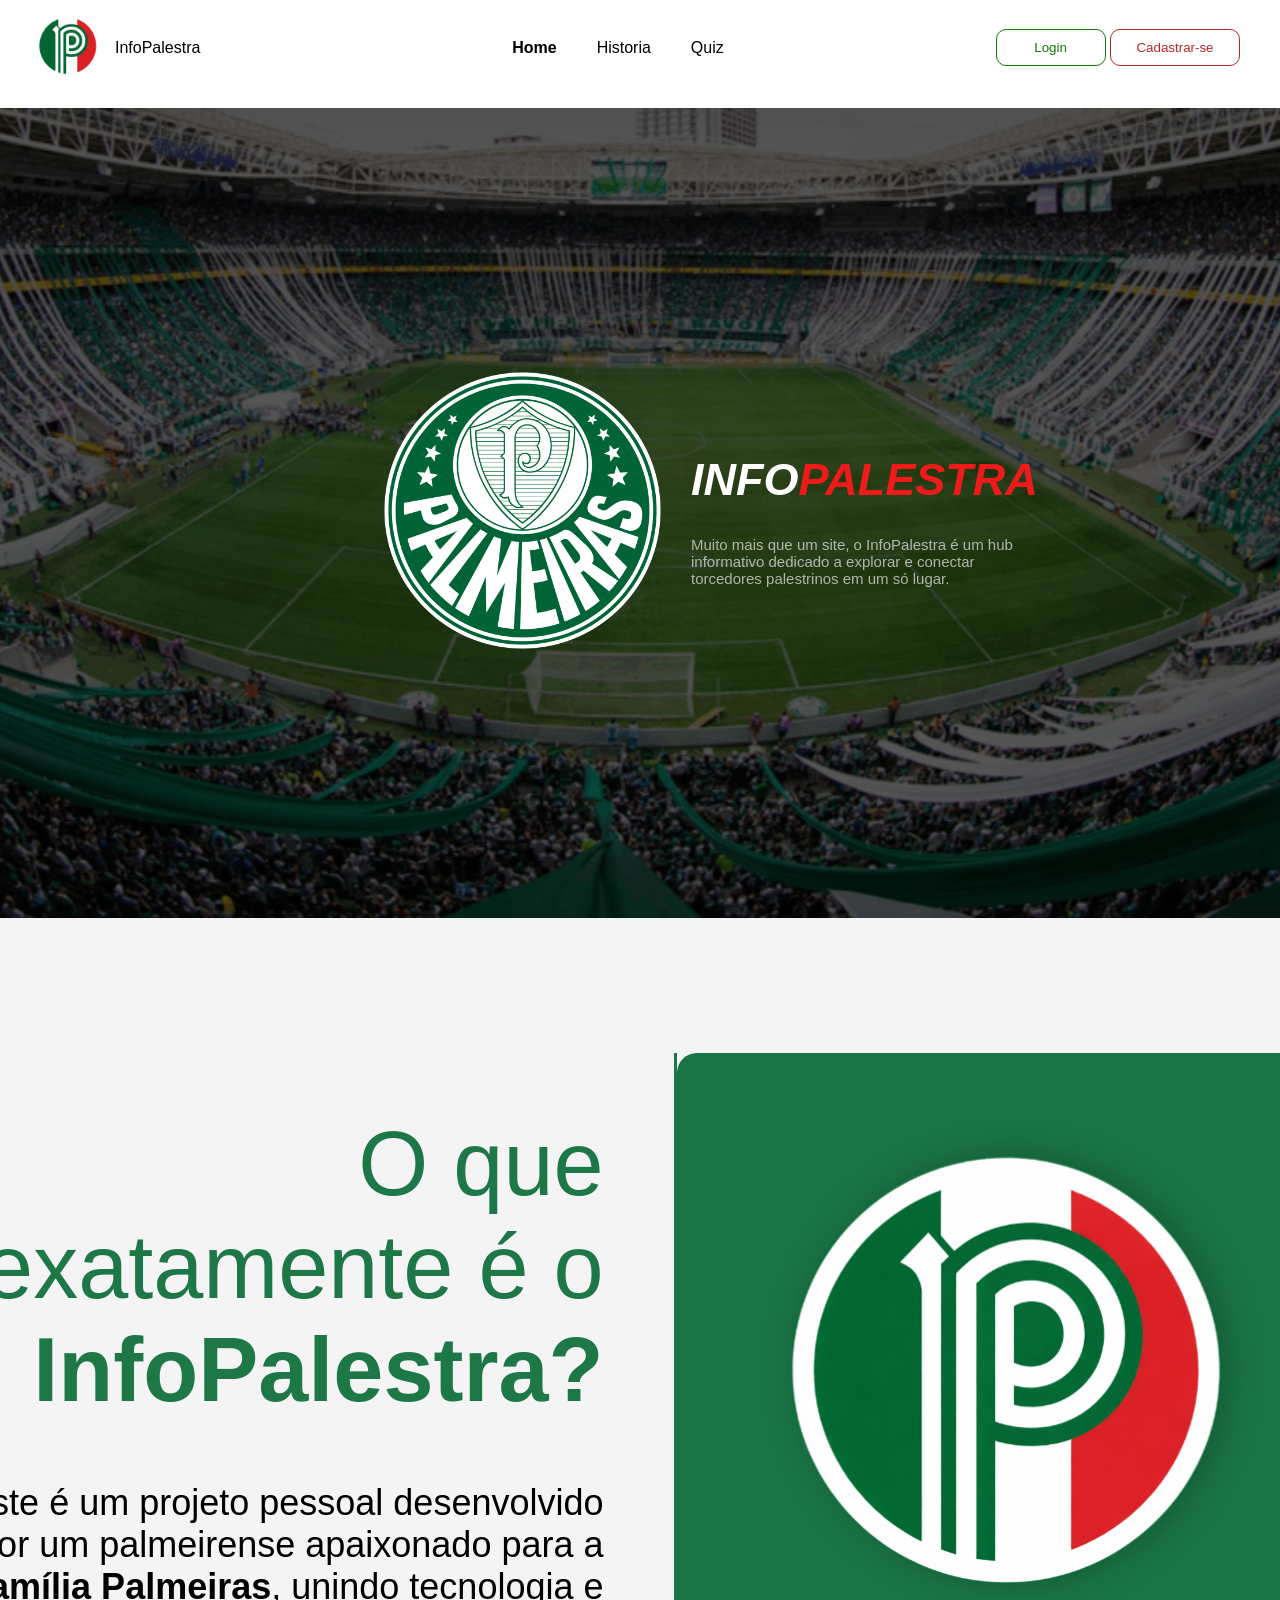
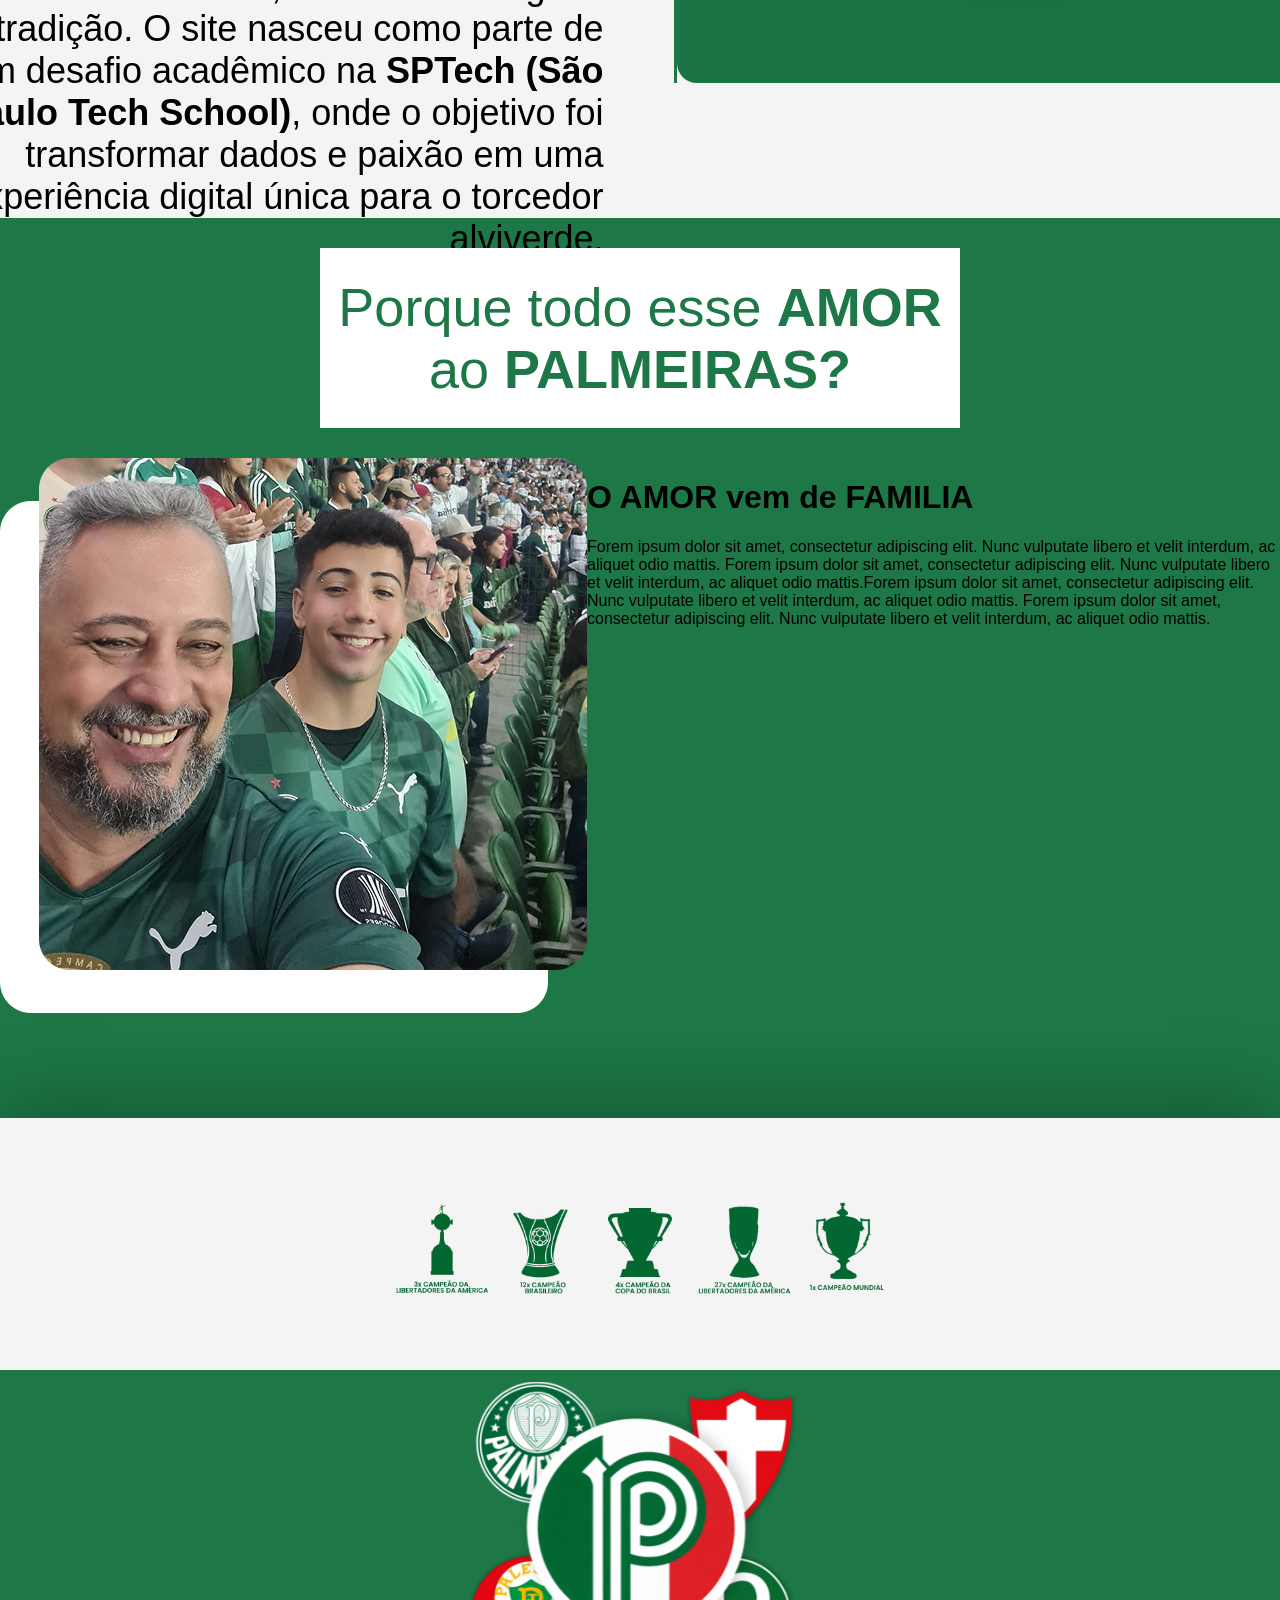
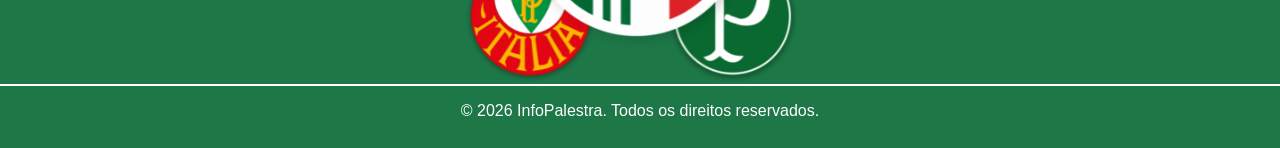
<file: index.html>
<!DOCTYPE html>
<html lang="en">

<head>
    <meta charset="UTF-8">
    <meta name="viewport" content="width=device-width, initial-scale=1.0">
    <title>InfoPalestra | Tela Inicial</title>
    <link rel="stylesheet" href="style.css">
    <link href="https://fonts.googleapis.com/css2?family=Poppins:wght@300;400;500;600;700&display=swap">
</head>

<body>
    <header class="header">
        <div class="container_logo">
            <img src="img/image5.svg"><span>InfoPalestra</span>
        </div>
        <nav>
            <ul class="nav_bar">
                <li id="home"><a href="#">Home</a></li>
                <li id="historia"><a href="#">Historia</a></li>
                <li id="quiz"><a href="#">Quiz</a></li>
            </ul>
        </nav>
        <div class="cadastro_e_login">
            <button class="botao_login">Login</button>
            <button class="botao_cadastro">Cadastrar-se</button>
        </div>
    </header>
    <main>
        <div class="banner">
            <div class="container_banner">
                <div class="logo_banner"> <img src="img/logo_palmeiras.svg"></div>
                <div class="conteudo_banner">
                    <h1>INFO<span>PALESTRA</span></h1>
                    <p>Muito mais que um site, o InfoPalestra é um hub informativo dedicado a explorar e conectar
                        torcedores palestrinos em um só lugar.</p>
                </div>
            </div>
        </div>
        <div class="oque_info">
            <div class="conteudo_oqinfo">
                <div class="conteudo_oque">
                    <h1 class="titulo_oque">O que exatamente é o <span class="bold_text">InfoPalestra?</span></h1>
                    <p class="conteudo_oque_p">Este é um projeto pessoal desenvolvido por um palmeirense apaixonado para
                        a <span class="bold_p">Família Palmeiras</span>, unindo tecnologia e tradição. O site nasceu como parte de um desafio
                        acadêmico na <span class="bold_p">SPTech (São Paulo Tech School)</span>, onde o objetivo foi transformar dados e paixão em
                        uma experiência digital única para o torcedor alviverde.</p>
                </div>
                <div class="imagem">
                    <img class="img_palmeiras" src="img/img_oque.svg">
                </div>
            </div>
        </div>

        <div class="o_porque_do_amor">
            <div class="titulo_porque">
                <h1>Porque todo esse <span class="bold_text">AMOR</span> ao <span class="bold_text">PALMEIRAS?</span>
                </h1>
            </div>
            <div class="conteudo_oporque">
                <div>
                    <img src="./img/image 6.png" alt="">
                </div>
                <div>
                    <h1>O AMOR vem de FAMILIA</h1>
                    <p>Forem ipsum dolor sit amet, consectetur adipiscing elit. Nunc vulputate libero et velit interdum,
                        ac aliquet odio mattis.
                        Forem ipsum dolor sit amet, consectetur adipiscing elit. Nunc vulputate libero et velit
                        interdum, ac aliquet odio mattis.Forem ipsum dolor sit amet, consectetur adipiscing elit. Nunc
                        vulputate libero et velit interdum, ac aliquet odio mattis.
                        Forem ipsum dolor sit amet, consectetur adipiscing elit. Nunc vulputate libero et velit
                        interdum, ac aliquet odio mattis.</p>
                </div>
            </div>
        </div>

    </main>
    <footer>
        <div class="titulos_footer">
            <img src="./img/footer_titulos.png" alt="InfoPalestra">
        </div>
        <div class="footer_footer">
            <img class="logo_footer" src="./img/logo_footer.svg" alt="InfoPalestra">

            <div class="hr"></div>

            <p> &copy; 2026 InfoPalestra. Todos os direitos reservados.</p>
        </div>
    </footer>
</body>

</html>
</file>
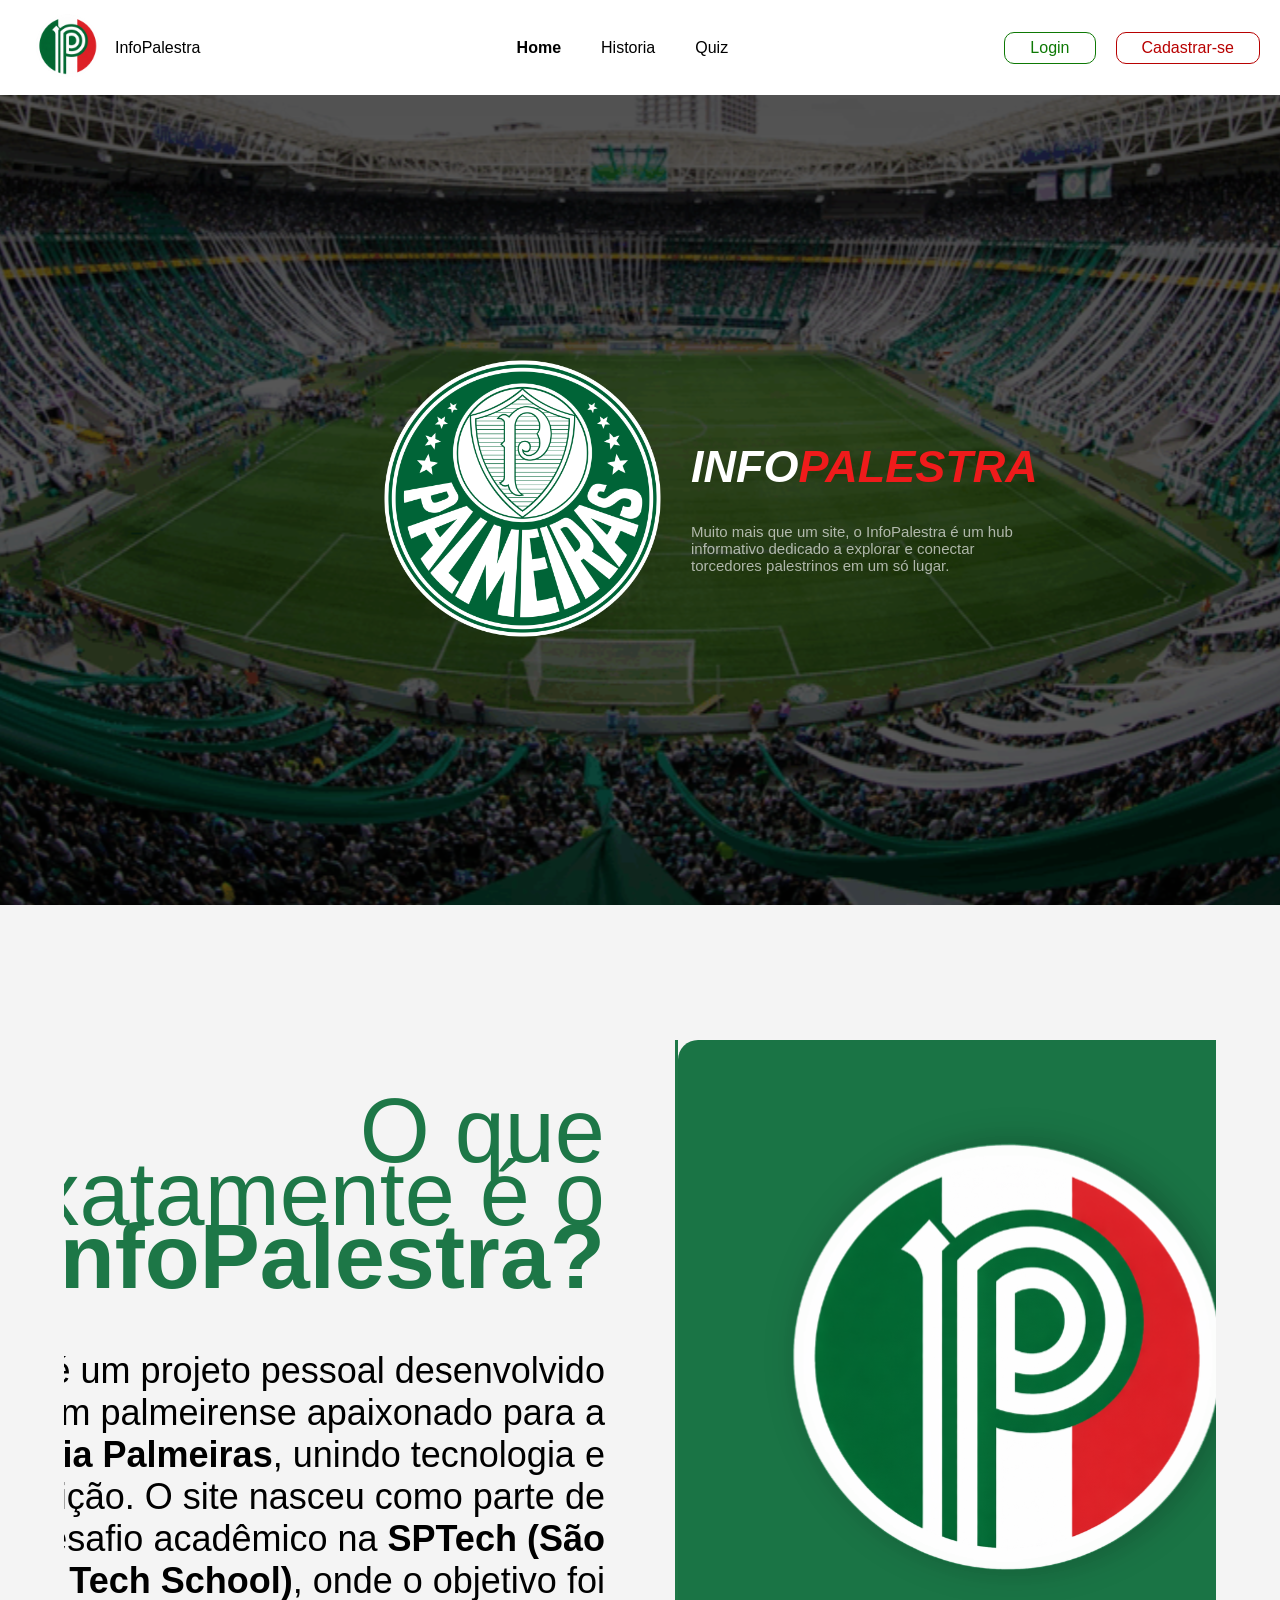
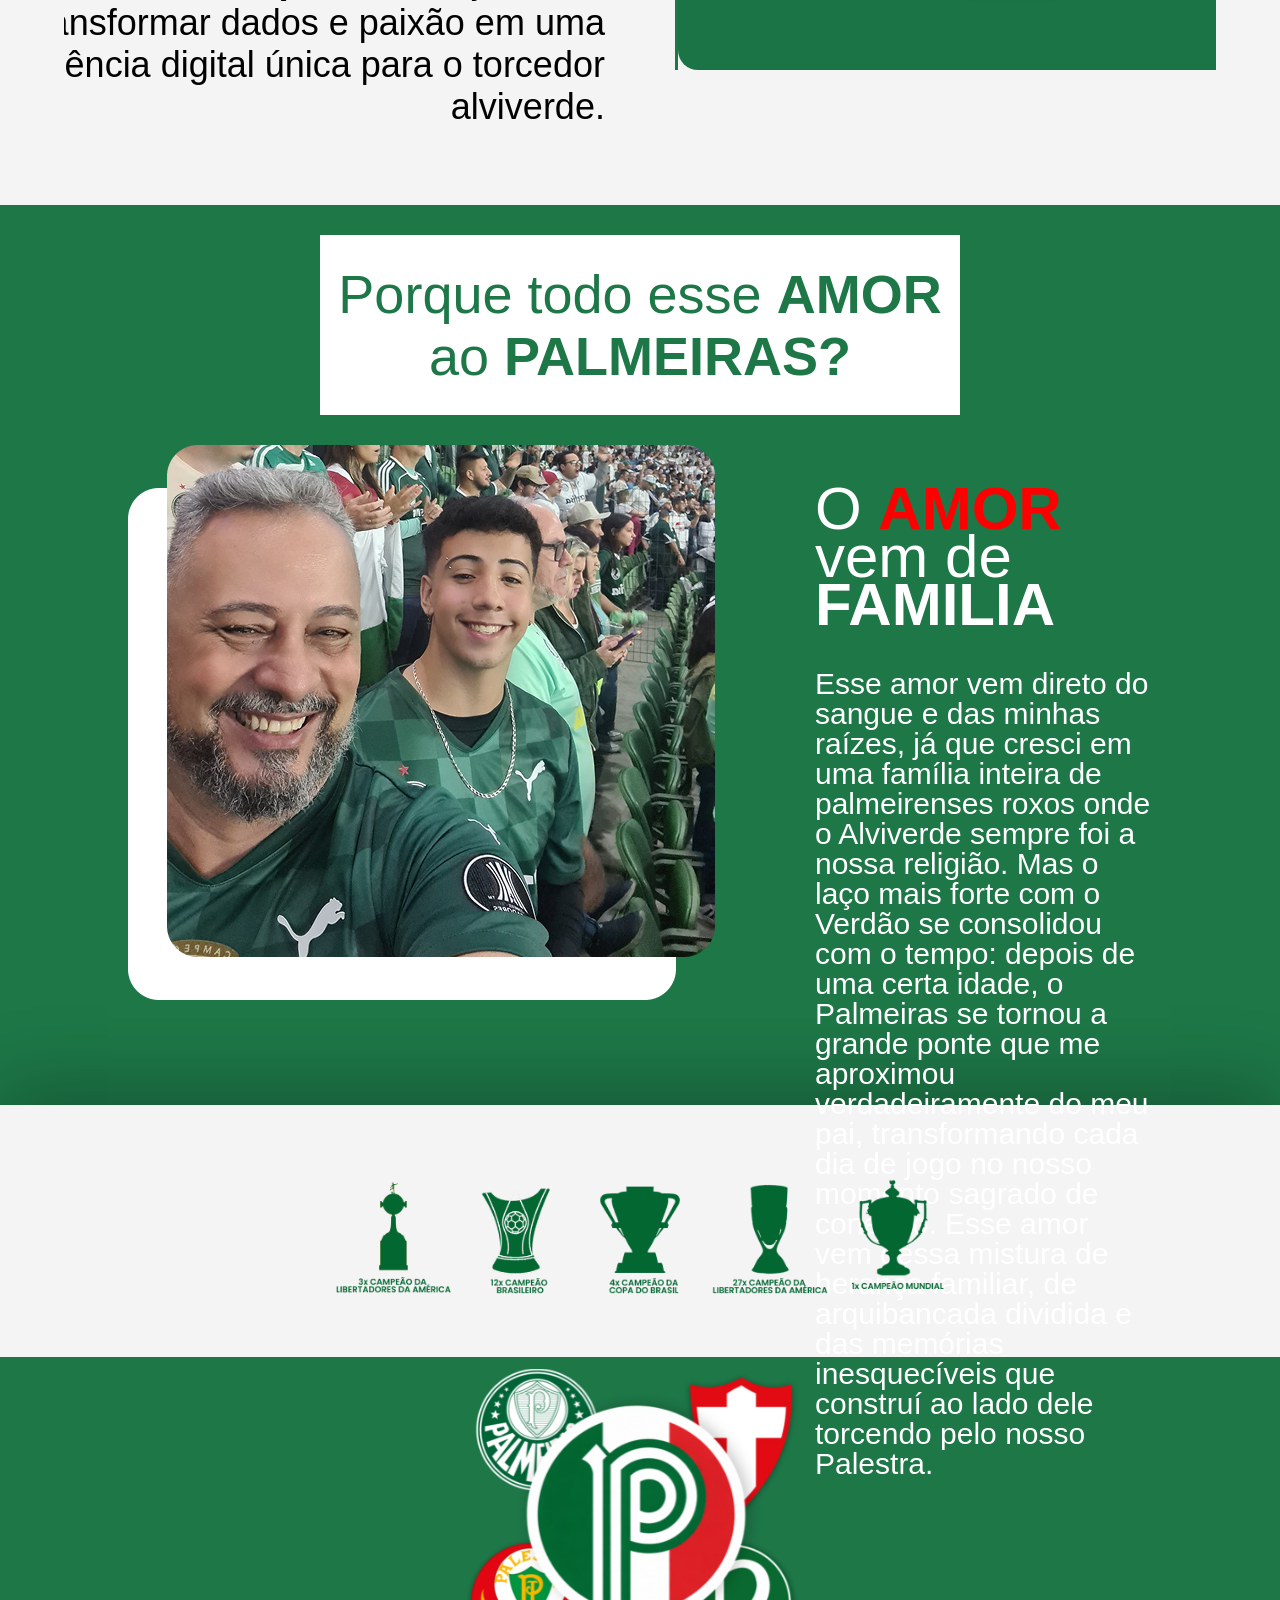
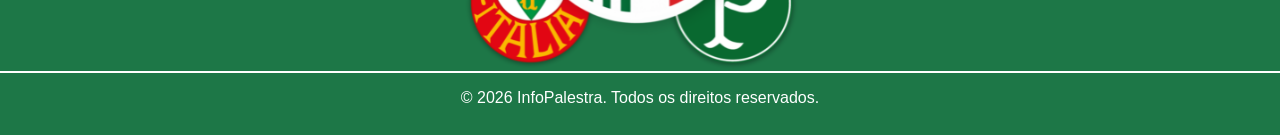
<file: public/index.html>
<!DOCTYPE html>
<html lang="en">

<head>
    <meta charset="UTF-8">
    <meta name="viewport" content="width=device-width, initial-scale=1.0">
    <title>Tela inicial | InfoPalestra</title>
    <link rel="stylesheet" href=".\css\style.css">
    <link href="https://fonts.googleapis.com/css2?family=Poppins:wght@300;400;500;600;700&display=swap">

    <link rel="icon" href="assets/imgs/fav_icon.png">
    <script src="./js/sessao.js"></script>
    <script src="./js/user.js"></script>
</head>

<body onload="header_validacao()">
    <!-- HEADER -->
    <header class="header">
        <div class="header_container">

            <div class="container_logo">
                <img src="./assets/imgs/image5.svg"><span>InfoPalestra</span>
            </div>

            <nav>
                <ul class="nav_bar">
                    <li id="home"><a href="./index.html" class="pag_atual">Home</a></li>
                    <li id="historia"><a href="./historia.html">Historia</a></li>
                    <li id="quiz"><a onclick="quiz_validacao()">Quiz</a></li>
                </ul>
            </nav>

            <div class="cadastro_e_login" id="login_id">
                <a class="botao_login" href="login.html">Login</a>
                <a class="botao_cadastro" href="cadastro.html">Cadastrar-se</a>
            </div>

            <a onclick="acessarPerfil()" class="usuario" id="user_id">

                <img src="assets/imgs/user.svg" alt="">
                <span class="bold_text" id="b_usuario">Usuario</span>

            </a>

        </div>
    </header>

    <main>
        <!-- BANNER -->
        <div class="banner">
            <div class="container_banner">
                <div class="logo_banner"> <img src="assets/imgs/logo_palmeiras.svg"></div>
                <div class="conteudo_banner">
                    <h1>INFO<span>PALESTRA</span></h1>
                    <p>Muito mais que um site, o InfoPalestra é um hub informativo dedicado a explorar e conectar
                        torcedores palestrinos em um só lugar.</p>
                </div>
            </div>
        </div>
        <!-- SESSAO INFO -->
        <div class="oque_info">
            <div class="conteudo_oqinfo">
                <div class="conteudo_oque">
                    <h1 class="titulo_oque">O que exatamente é o <span class="bold_text">InfoPalestra?</span></h1>
                    <p class="conteudo_oque_p">Este é um projeto pessoal desenvolvido por um palmeirense apaixonado para
                        a <span class="bold_p">Família Palmeiras</span>, unindo tecnologia e tradição. O site nasceu
                        como parte de um desafio
                        acadêmico na <span class="bold_p">SPTech (São Paulo Tech School)</span>, onde o objetivo foi
                        transformar dados e paixão em
                        uma experiência digital única para o torcedor alviverde.</p>
                </div>
                <div class="imagem">
                    <img class="img_palmeiras" src="assets/imgs/img_oque.svg">
                </div>
            </div>
        </div>

        <!-- SESSAO PORQUE -->
        <div class="o_porque_do_amor">

            <div class="titulo_porque">
                <h1>Porque todo esse <span class="bold_text">AMOR</span> ao <span class="bold_text">PALMEIRAS?</span>
                </h1>
            </div>
            <div class="conteudo_oporque">
                <div>
                    <img src="assets/imgs/image 6.png" alt="">
                </div>
                <div class="container_conteudo_porque">
                    <h1>O <span class="bold_text2">AMOR</span> vem de <span class="bold_text">FAMILIA</span></h1>
                    <p>Esse amor vem direto do sangue e das minhas raízes,
                        já que cresci em uma família inteira de palmeirenses roxos onde o Alviverde sempre foi a nossa
                        religião.
                        Mas o laço mais forte com o Verdão se consolidou com o tempo: depois de uma certa idade, o
                        Palmeiras se tornou a grande ponte que me aproximou verdadeiramente do meu pai, transformando
                        cada dia de jogo no nosso momento sagrado de conexão. Esse amor vem dessa mistura de herança
                        familiar, de arquibancada dividida e das memórias inesquecíveis que construí ao lado dele
                        torcendo pelo nosso Palestra.</p>
                </div>


            </div>
    </main>
    <!-- FOOTER -->
    <footer>
        <div class="titulos_footer">
            <img src="assets/imgs/footer_titulos.png" alt="InfoPalestra">
        </div>
        <div class="footer_footer">
            <img class="logo_footer" src="assets/imgs/logo_footer.svg" alt="InfoPalestra">

            <div class="hr"></div>

            <p> &copy; 2026 InfoPalestra. Todos os direitos reservados.</p>
        </div>
    </footer>
</body>

</html>
</file>
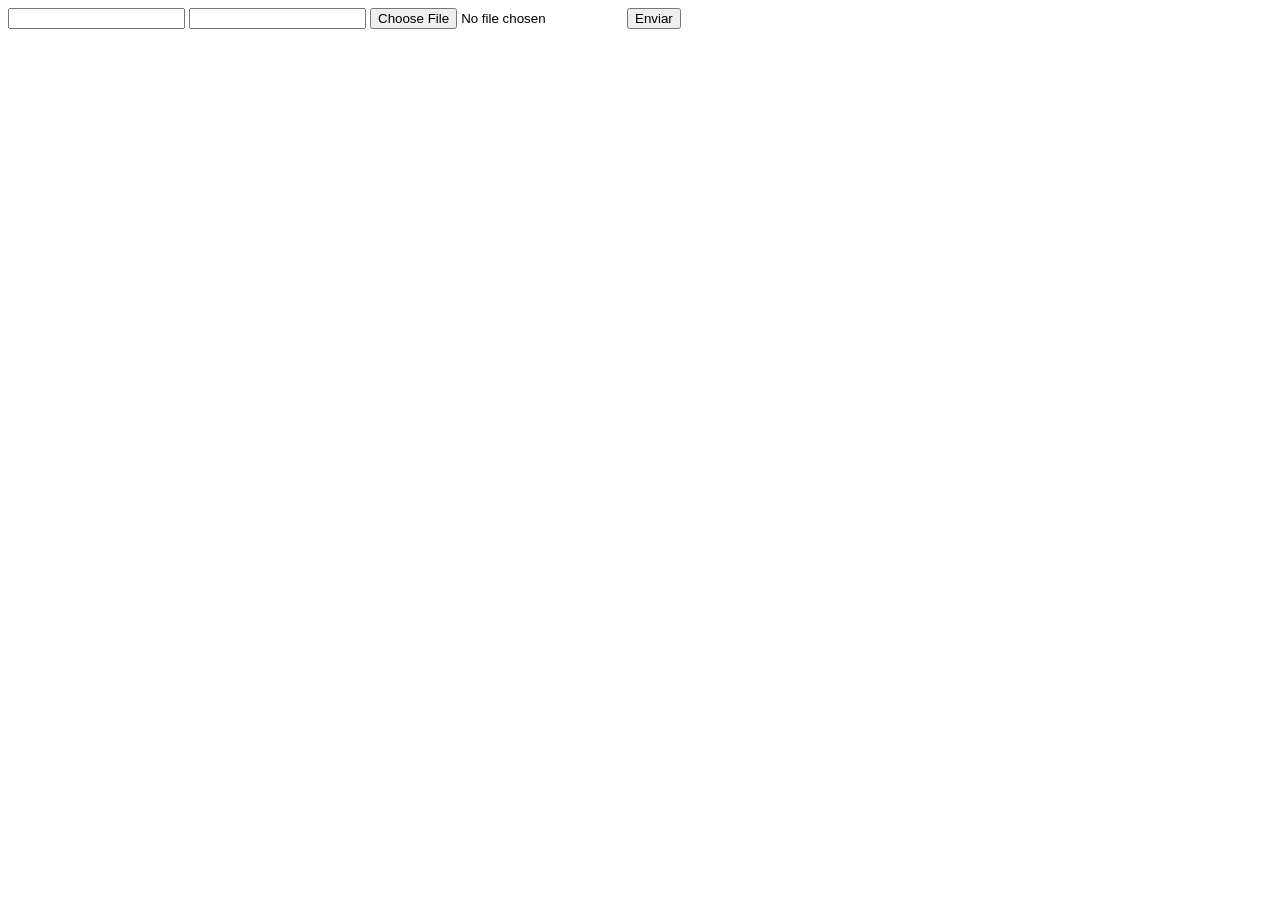
<file: DOCUMENTOS_DE_APOIO/exemplo_de_upload_de_arquivo/public/index.html>
<!DOCTYPE html>
<html lang="en">

<head>
  <meta charset="UTF-8">
  <meta http-equiv="X-UA-Compatible" content="IE=edge">
  <meta name="viewport" content="width=device-width, initial-scale=1.0">
  <title>Upload</title>
</head>

<body>

  <div>
    <input name="nome" id="nome" type="text" />
    <input name="email" id="email" type="url" />
    <input name="foto" id="foto" type="file" />
    <button onclick="enviar()">Enviar</button>
  </div>

  <div id="container"></div>
</body>

</html>

<script>
  function enviar() {
    const formData = new FormData();
    formData.append('foto', foto.files[0])
    formData.append('nome', nome.value)
    formData.append('email', email.value)

    fetch("/usuarios/cadastro", {
      method: "POST",
      body: formData
    })
      .then(res => {
        window.location = "./perfil.html"
      })
      .catch(err => {
        console.log(err);
      })
  }
</script>
</file>
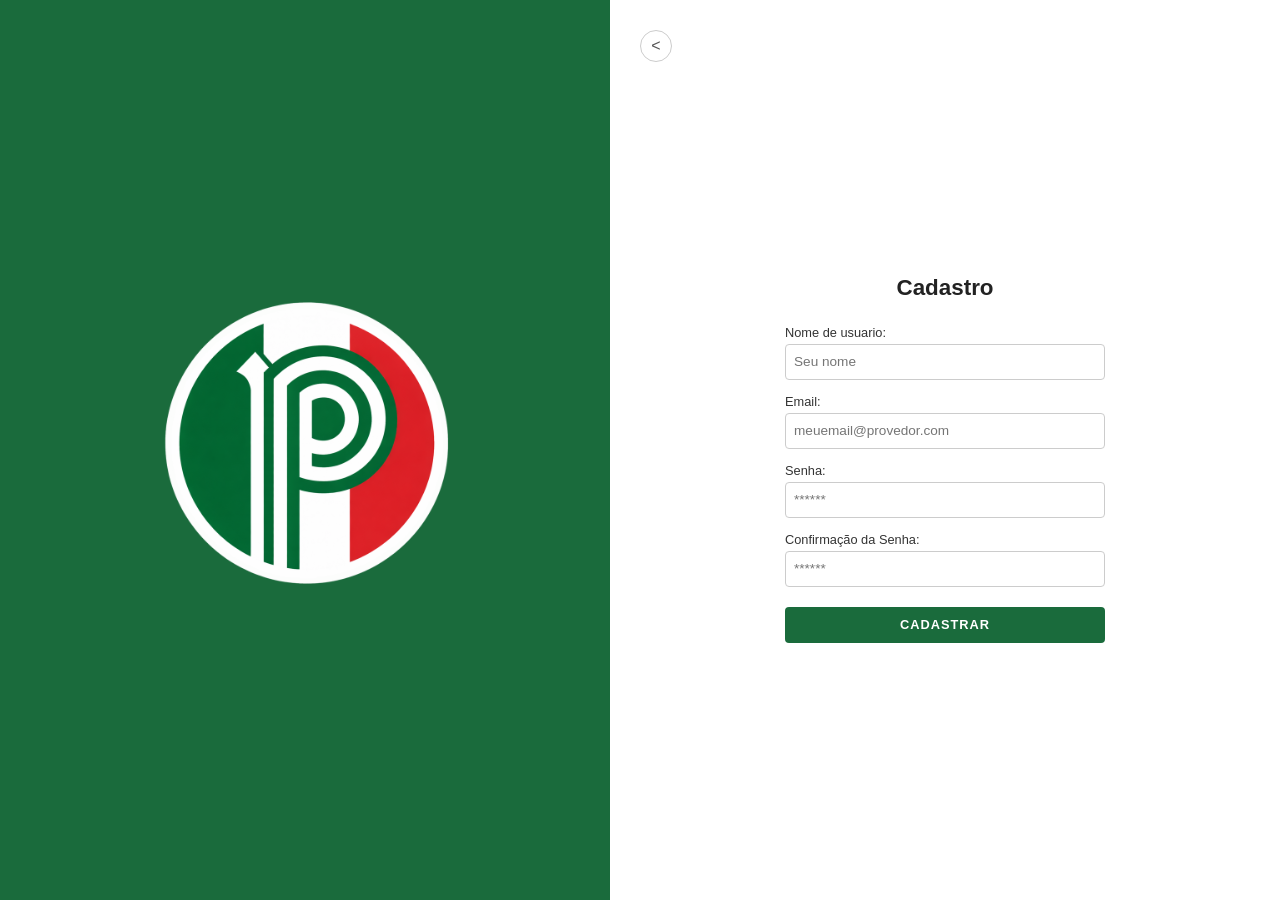
<file: public/cadastro.html>
<!DOCTYPE html>
<html lang="en">

<head>
  <meta charset="UTF-8">
  <meta name="viewport" content="width=device-width, initial-scale=1.0">
  <title>Cadastro</title>
  <link rel="stylesheet" href="./css/logincadastro.css">
  <link href="https://fonts.googleapis.com/css2?family=Poppins:wght@300;400;500;600;700&display=swap">
  <link rel="icon" href="assets/imgs/fav_icon.png">
  <script src="./js/sessao.js"></script>
  <script src="./js/user.js"></script>
</head>

<body>
  <main>

    <div class="imagem">
      <img src="./assets/imgs/Logo_infopalestra.svg">
    </div>

    <div class="login">
      <a href="index.html" class="retorno"> <span>
         <   </span> </a>
      <div class="login_bloco">

        <div class="alerta_erro">
          <div class="card_erro" id="cardErro">
            <span id="mensagem_erro"></span>
          </div>
        </div>

        <form>
          <h1>Cadastro</h1>
          <label for="nome_input">Nome de usuario:</label>
          <input id="nome_input" type="text" placeholder="Seu nome" />
          <label for="email_input">Email:</label>
          <input type="text" id="email_input" name="email" required placeholder="meuemail@provedor.com">
          <label for="senha_input">Senha:</label>
          <input type="password" id="senha_input" name="password" required placeholder="******">
          <label for="confirmacao_senha_input">Confirmação da Senha:</label>
          <input id="confirmacao_senha_input" type="password" placeholder="******" />

          <div id="div_erros_login"></div>
          <button class="botao" onclick="cadastrar()">Cadastrar</button>
          <div id="div_aguardar" class="loading-div">
            <img src="./assets/loading.gif" id="loading-gif">
          </div>

        </form>



      </div>
    </div>
  </main>
</body>

</html>
<script>

  document.querySelector('form').addEventListener('submit', function (event) {
    event.preventDefault(); // Impede o envio padrão/recarregamento
    console.log('Formulário submetido sem recarregar!');
    // Aqui você chama sua função AJAX ou processamento
  });

  function cadastrar() {
    aguardar()
    
    //Recupere o valor da nova input pelo nome do id
    // Agora vá para o método fetch logo abaixo
    var nomeVar = nome_input.value;
    var emailVar = email_input.value;
    var senhaVar = senha_input.value;
    var confirmacaoSenhaVar = confirmacao_senha_input.value;

    // Verificando se há algum campo em branco
    if (
      nomeVar == "" ||
      emailVar == "" ||
      senhaVar == "" ||
      confirmacaoSenhaVar == ""
    ) {
      cardErro.style.display = "block";
      mensagem_erro.innerHTML =
        "(Mensagem de erro para todos os campos em branco)";

      finalizarAguardar();
      return false;
    } else {
      setInterval(sumirMensagem, 5000);
    }

    // Enviando o valor da nova input
    fetch("/usuarios/cadastrar", {
      method: "POST",
      headers: {
        "Content-Type": "application/json",
      },
      body: JSON.stringify({
        // crie um atributo que recebe o valor recuperado aqui
        // Agora vá para o arquivo routes/usuario.js
        nomeServer: nomeVar,
        emailServer: emailVar,
        senhaServer: senhaVar,
      }),
    })
      .then(function (resposta) {
        console.log("resposta: ", resposta);

        if (resposta.ok) {
          cardErro.style.display = "block";

          mensagem_erro.innerHTML =
            "Cadastro realizado com sucesso! Redirecionando para tela de Login...";

          setTimeout(() => {
            window.location = "login.html";
          }, "2000");

          limparFormulario();
          finalizarAguardar();
        } else {
          throw "Houve um erro ao tentar realizar o cadastro!";
        }
      })
      .catch(function (resposta) {
        console.log(`#ERRO: ${resposta}`);
        finalizarAguardar();
      });

    return false;
  }


  function sumirMensagem() {
    cardErro.style.display = "none";
  }
</script>
</file>
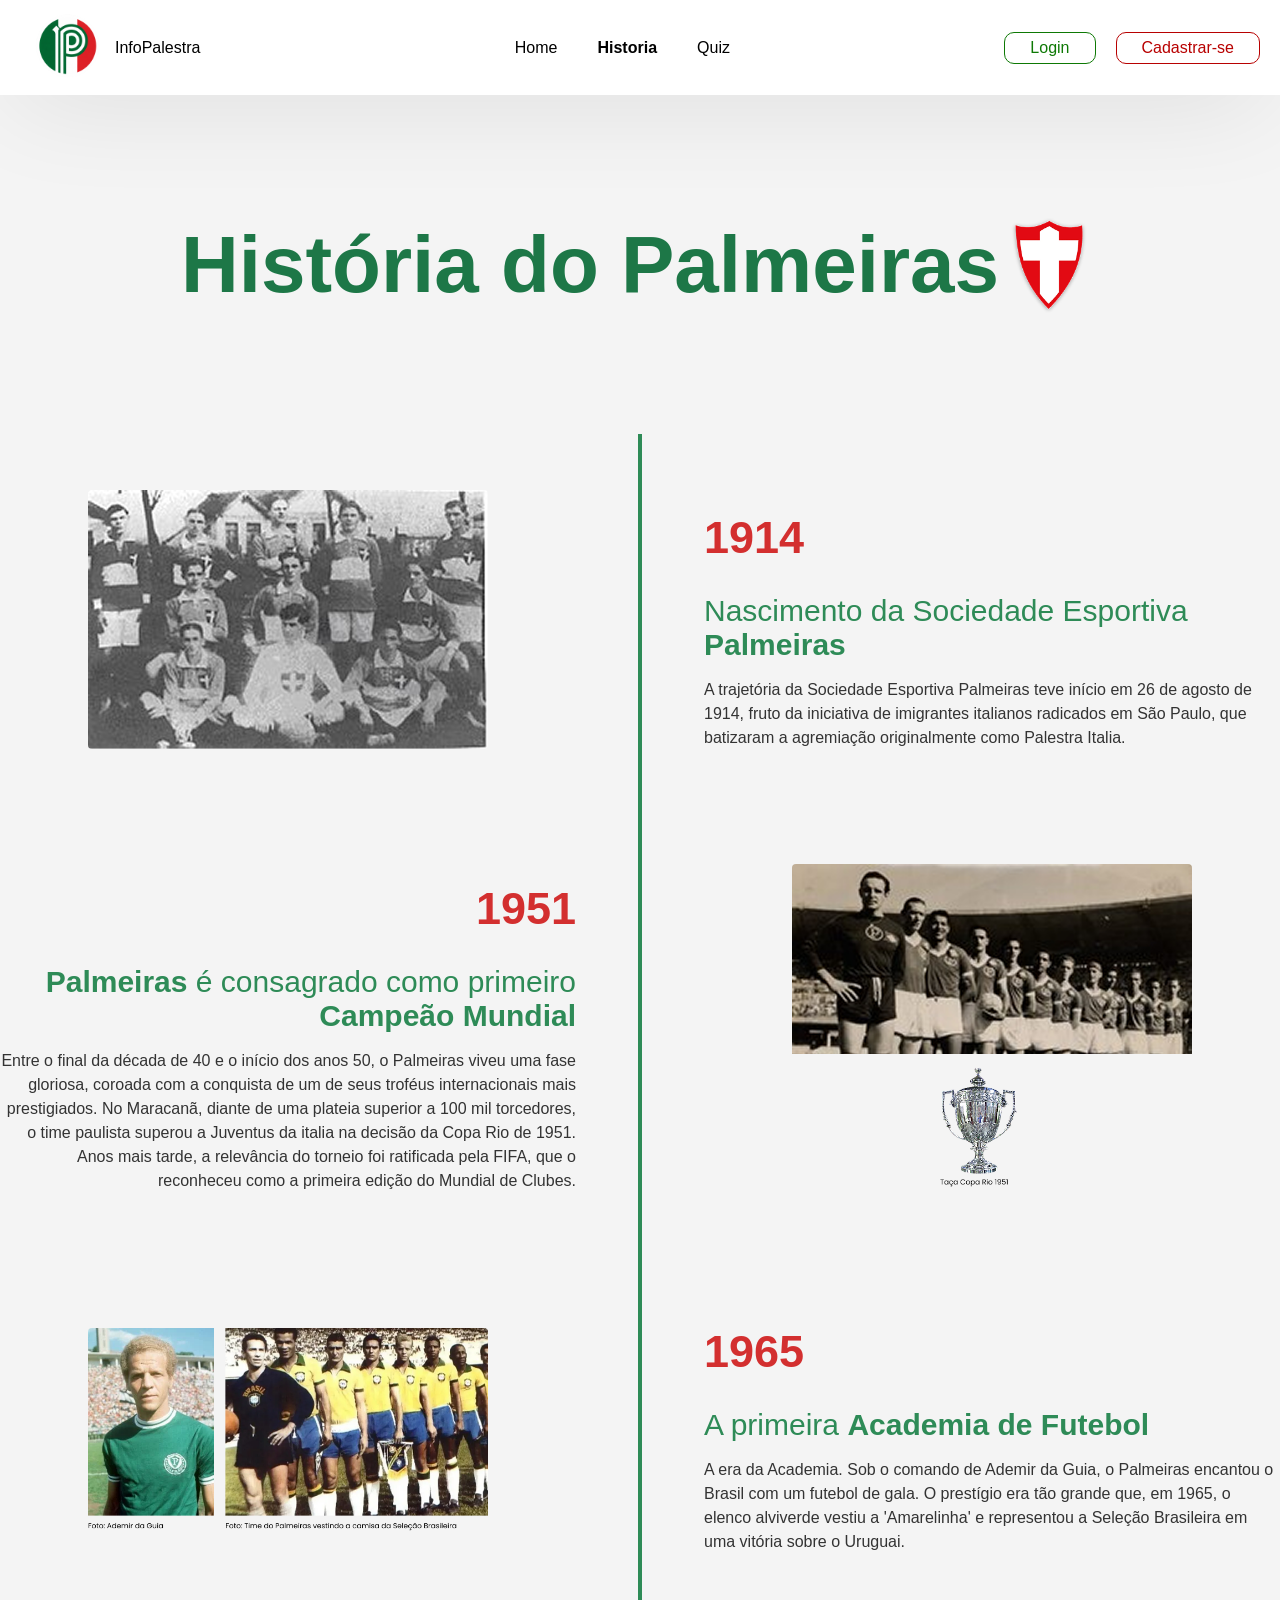
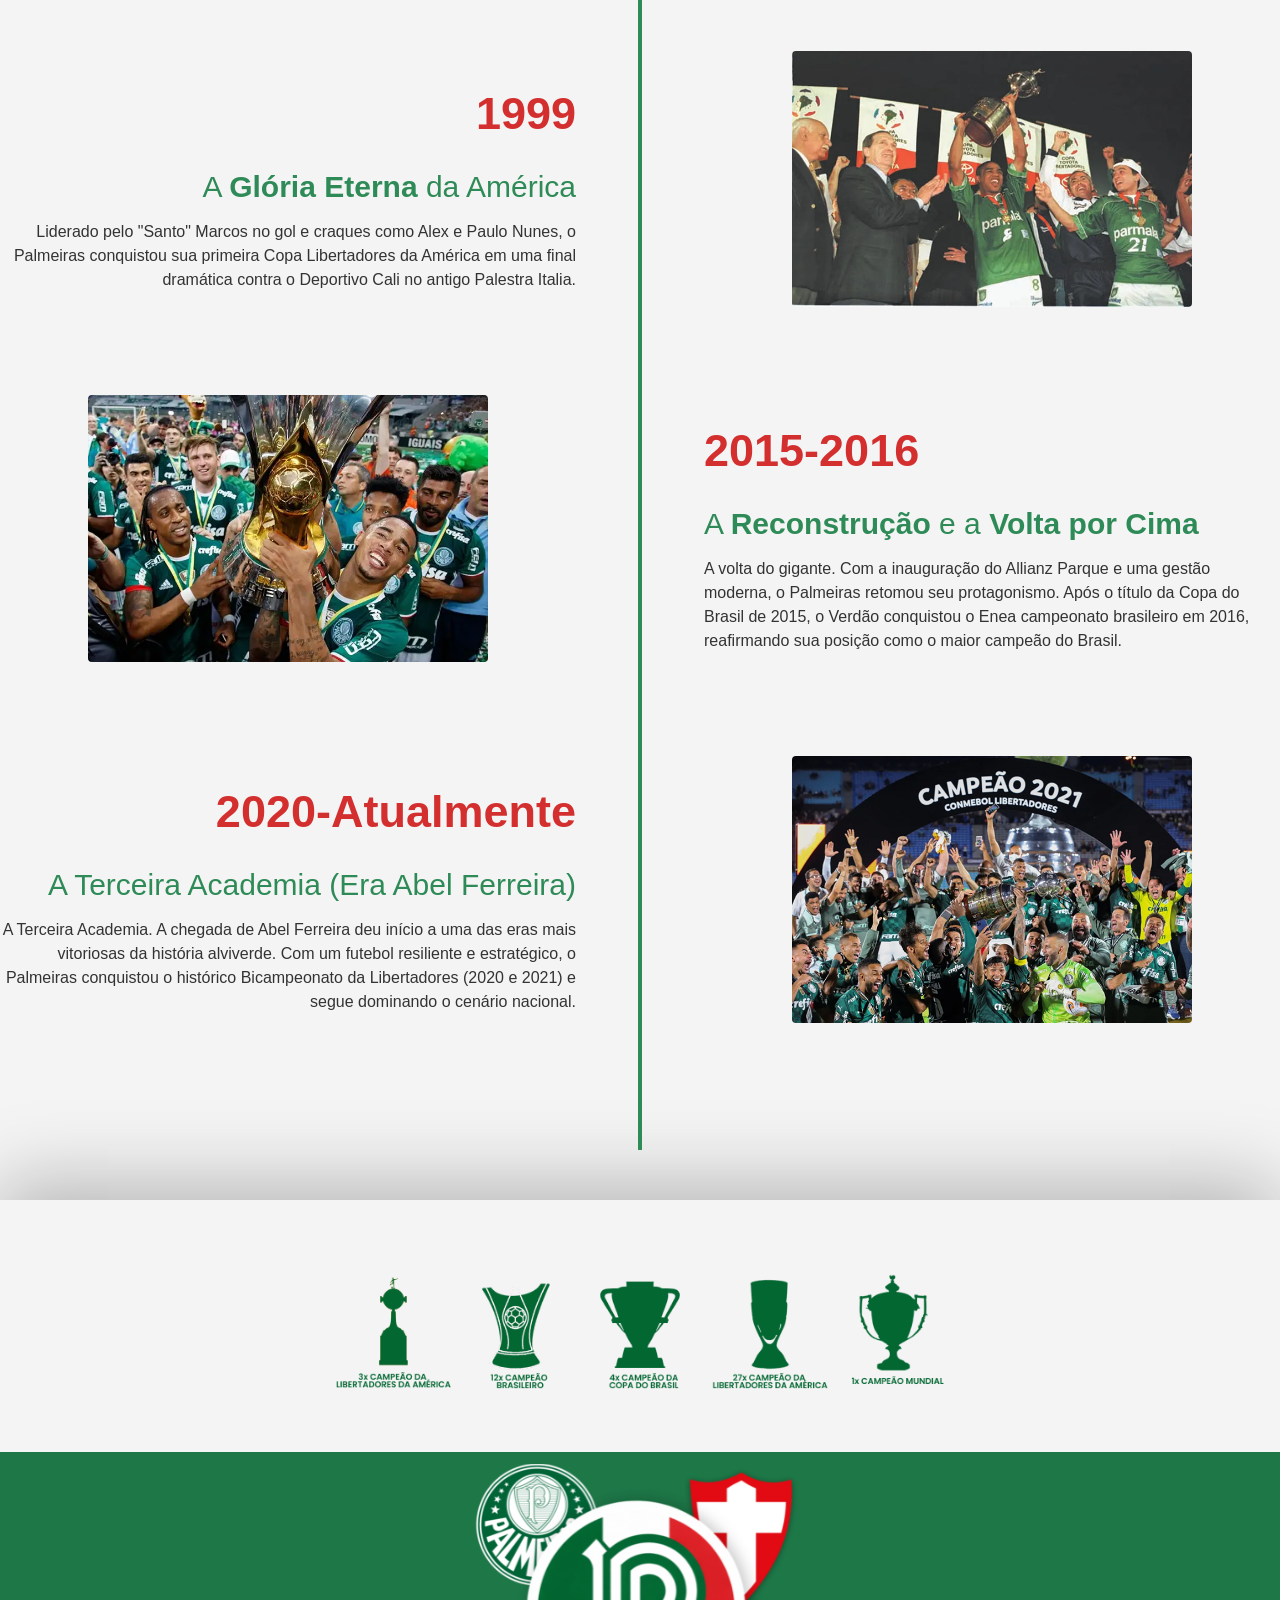
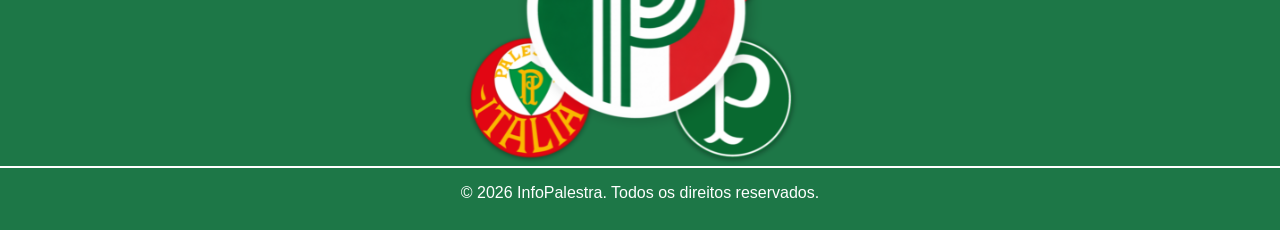
<file: public/historia.html>
<!DOCTYPE html>
<html lang="en">

<head>
  <meta charset="UTF-8">
  <meta name="viewport" content="width=device-width, initial-scale=1.0">
  <title>Historia | InfoPalestra</title>
  <link rel="icon" href="assets/imgs/fav_icon.png">
  <link rel="stylesheet" href=".\css\style.css">
  <script src="./js/sessao.js"></script>
  <script src="./js/user.js"></script>
</head>

  <body onload="header_validacao()">
    <header class="header">
      <div class="header_container">

        <div class="container_logo">
          <img src="./assets/imgs/image5.svg"><span>InfoPalestra</span>
        </div>

        <nav>
          <ul class="nav_bar">
            <li id="home"><a href="./index.html">Home</a></li>
            <li id="historia"><a href="./historia.html" class="pag_atual">Historia</a></li>
            <li id="quiz"><a onclick="quiz_validacao()">Quiz</a></li>
          </ul>
        </nav>

        <div class="cadastro_e_login" id="login_id">
          <a class="botao_login" href="login.html">Login</a>
          <a class="botao_cadastro" href="cadastro.html">Cadastrar-se</a>
        </div>

        <a onclick="acessarPerfil()" class="usuario" id="user_id">

          <img src="assets/imgs/user.svg" alt="">
          <span id="b_usuario">Usuario</span>

        </a>

      </div>
    </header>

    <main>
      <div class="titulo_historia">
        <h1>História do Palmeiras</h1>
        <img src="./assets/imgs/logo_savoia.png" alt="">
      </div>
      <section class="timeline-container">
        <div class="linha-central">
          <div class="bolinha-scroll"></div>
        </div>

        <div class="timelineImagens">
          <div class="conteudoesquerda">
            <img src="./assets/imgs/time_1914.png">
          </div>
          <div class="conteudodireita textoano">
            <h2>1914</h2>
            <h3>Nascimento da Sociedade Esportiva <span class="bold_text">Palmeiras</span></h3>
            <p>A trajetória da Sociedade Esportiva Palmeiras teve início em 26 de agosto de 1914, fruto da iniciativa de
              imigrantes italianos radicados em São Paulo, que batizaram a agremiação originalmente como Palestra
              Italia.</p>
          </div>
        </div>

        <div class="timelineImagens">
          <div class="conteudoesquerda textoano textodireita">
            <h2>1951</h2>
            <h3><span class="bold_text">Palmeiras</span> é consagrado como primeiro <span class="bold_text">Campeão
                Mundial</span></h3>
            <p>Entre o final da década de 40 e o início dos anos 50, o Palmeiras viveu uma fase gloriosa, coroada com a
              conquista de um de seus troféus internacionais mais prestigiados. No Maracanã, diante de uma plateia
              superior a 100 mil torcedores, o time paulista superou a Juventus da italia na decisão da Copa Rio de
              1951. Anos mais tarde, a relevância do torneio foi ratificada pela FIFA, que o reconheceu como a primeira
              edição do Mundial de Clubes.</p>
          </div>
          <div class="conteudodireita">
            <img src="./assets/imgs/time_1951.png">
          </div>
        </div>

        <div class="timelineImagens">
          <div class="conteudoesquerda">
            <img src="./assets/imgs/time_1965.png">
          </div>
          <div class="conteudodireita textoano">
            <h2>1965</h2>
            <h3>A primeira <span class="bold_text">Academia de Futebol</span></h3>
            <p>A era da Academia. Sob o comando de Ademir da Guia, o Palmeiras encantou o Brasil com um futebol de gala.
              O prestígio era tão grande que, em 1965, o elenco alviverde vestiu a 'Amarelinha' e representou a Seleção
              Brasileira em uma vitória sobre o Uruguai.</p>
          </div>
        </div>

        <div class="timelineImagens">
          <div class="conteudoesquerda textoano textodireita">
            <h2>1999</h2>
            <h3>A <span class="bold_text">Glória Eterna</span> da América</h3>
            <p>Liderado pelo "Santo" Marcos no gol e craques como Alex e Paulo Nunes, o Palmeiras conquistou sua
              primeira Copa Libertadores da América em uma final dramática contra o Deportivo Cali no antigo Palestra
              Italia.</p>
          </div>
          <div class="conteudodireita">
            <img src="./assets/imgs/time_1999.png">
          </div>
        </div>

        <div class="timelineImagens">
          <div class="conteudoesquerda">
            <img src="./assets/imgs/time_2015.png">
          </div>
          <div class="conteudodireita textoano">
            <h2>2015-2016</h2>
            <h3>A <span class="bold_text">Reconstrução</span> e a <span class="bold_text">Volta por Cima</span></h3>
            <p>A volta do gigante. Com a inauguração do Allianz Parque e uma gestão moderna, o Palmeiras retomou seu
              protagonismo. Após o título da Copa do Brasil de 2015, o Verdão conquistou o Enea campeonato brasileiro em
              2016, reafirmando sua posição como o maior campeão do Brasil.</p>
          </div>
        </div>

        <div class="timelineImagens">
          <div class="conteudoesquerda textoano textodireita">
            <h2>2020-Atualmente</h2>
            <h3>A Terceira Academia (Era Abel Ferreira)</h3>
            <p>A Terceira Academia. A chegada de Abel Ferreira deu início a uma das eras mais vitoriosas da história
              alviverde. Com um futebol resiliente e estratégico, o Palmeiras conquistou o histórico Bicampeonato da
              Libertadores (2020 e 2021) e segue dominando o cenário nacional.</p>
          </div>
          <div class="conteudodireita">
            <img src="./assets/imgs/time_2020.png">
          </div>
        </div>

      </section>
    </main>
    <footer>
      <div class="titulos_footer">
        <img src="assets/imgs/footer_titulos.png" alt="InfoPalestra">
      </div>
      <div class="footer_footer">
        <img class="logo_footer" src="assets/imgs/logo_footer.svg" alt="InfoPalestra">

        <div class="hr"></div>

        <p> &copy; 2026 InfoPalestra. Todos os direitos reservados.</p>
      </div>
    </footer>
  </body>

</html>
</file>
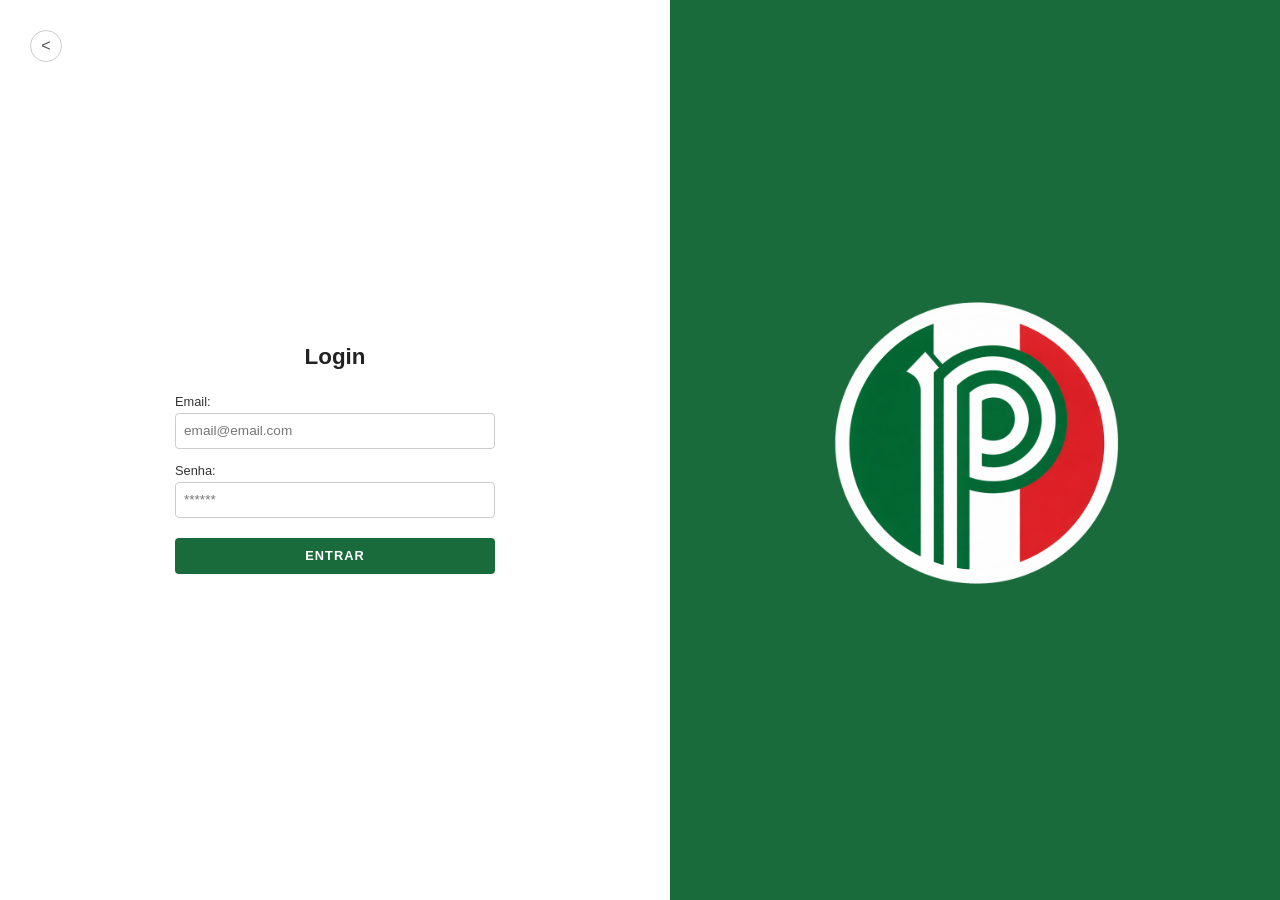
<file: public/login.html>
<!DOCTYPE html>
<html lang="en">

<head>
    <meta charset="UTF-8">
    <meta name="viewport" content="width=device-width, initial-scale=1.0">
    <title>Login | Info Palestra</title>
    <link rel="stylesheet" href="./css/logincadastro.css">
    <link href="https://fonts.googleapis.com/css2?family=Poppins:wght@300;400;500;600;700&display=swap">
    <link rel="icon" href="assets/imgs/fav_icon.png">
    <script src="./js/sessao.js"></script>
</head>

<body>
    <main>
        <div class="login">
            <a href="index.html" class="retorno">
                <span> < </span>
            </a>
            <div class="login_bloco">


                <form>
                    <h1>Login</h1>
                    <label for="email_input">Email:</label>
                    <input type="text" id="email_input" name="username" required placeholder="email@email.com">
                    <label for="senha_input">Senha:</label>
                    <input type="password" id="senha_input" name="password" required placeholder="******">
                    <div id="div_erros_login"></div>
                    <button class="botao" onclick="entrar()">Entrar</button>
                    <div id="div_aguardar" class="loading-div">
                        <img src="./assets/loading.gif" id="loading-gif">
                    </div>
                </form>



            </div>
        </div>
        <div class="imagem">
            <img src="./assets/imgs/Logo_infopalestra.svg">
        </div>
    </main>
</body>

</html>

<script>

    document.querySelector('form').addEventListener('submit', function (event) {
        event.preventDefault(); // Impede o envio padrão/recarregamento
        console.log('Formulário submetido sem recarregar!');
        // Aqui você chama sua função AJAX ou processamento
    });

    function entrar() {
        aguardar();

        var emailVar = email_input.value;
        var senhaVar = senha_input.value;

        if (emailVar == "" || senhaVar == "") {
            cardErro.style.display = "block"
            mensagem_erro.innerHTML = "(Mensagem de erro para todos os campos em branco)";
            finalizarAguardar();
            return false;
        }
        else {
            setInterval(sumirMensagem, 5000)
        }

        console.log("FORM LOGIN: ", emailVar);
        console.log("FORM SENHA: ", senhaVar);

        fetch("/usuarios/autenticar", {
            method: "POST",
            headers: {
                "Content-Type": "application/json"
            },
            body: JSON.stringify({
                emailServer: emailVar,
                senhaServer: senhaVar
            })
        }).then(function (resposta) {
            console.log("ESTOU NO THEN DO entrar()!")

            if (resposta.ok) {
                console.log(resposta);

                resposta.json().then(json => {
                    console.log(`RESPOSTAAAAAAAAAAAAAAAAAAAAAAAAAAA `)
                    console.log(json);
                    console.log(JSON.stringify(json));
                    sessionStorage.EMAIL_USUARIO = json.email;
                    sessionStorage.NOME_USUARIO = json.nome;
                    sessionStorage.ID_USUARIO = json.id;

                    setTimeout(function () {
                        // window.location = "./dashboard/cards.html";
                        window.location = "index.html"
                    }, 1000); // apenas para exibir o loading

                });

            } else {

                console.log("Houve um erro ao tentar realizar o login!");

                resposta.text().then(texto => {
                    console.error(texto);
                    finalizarAguardar(texto);
                });
            }

        }).catch(function (erro) {
            console.log(erro);
        })

        return false;
    }

    function sumirMensagem() {
        cardErro.style.display = "none"
    }

</script>
</file>
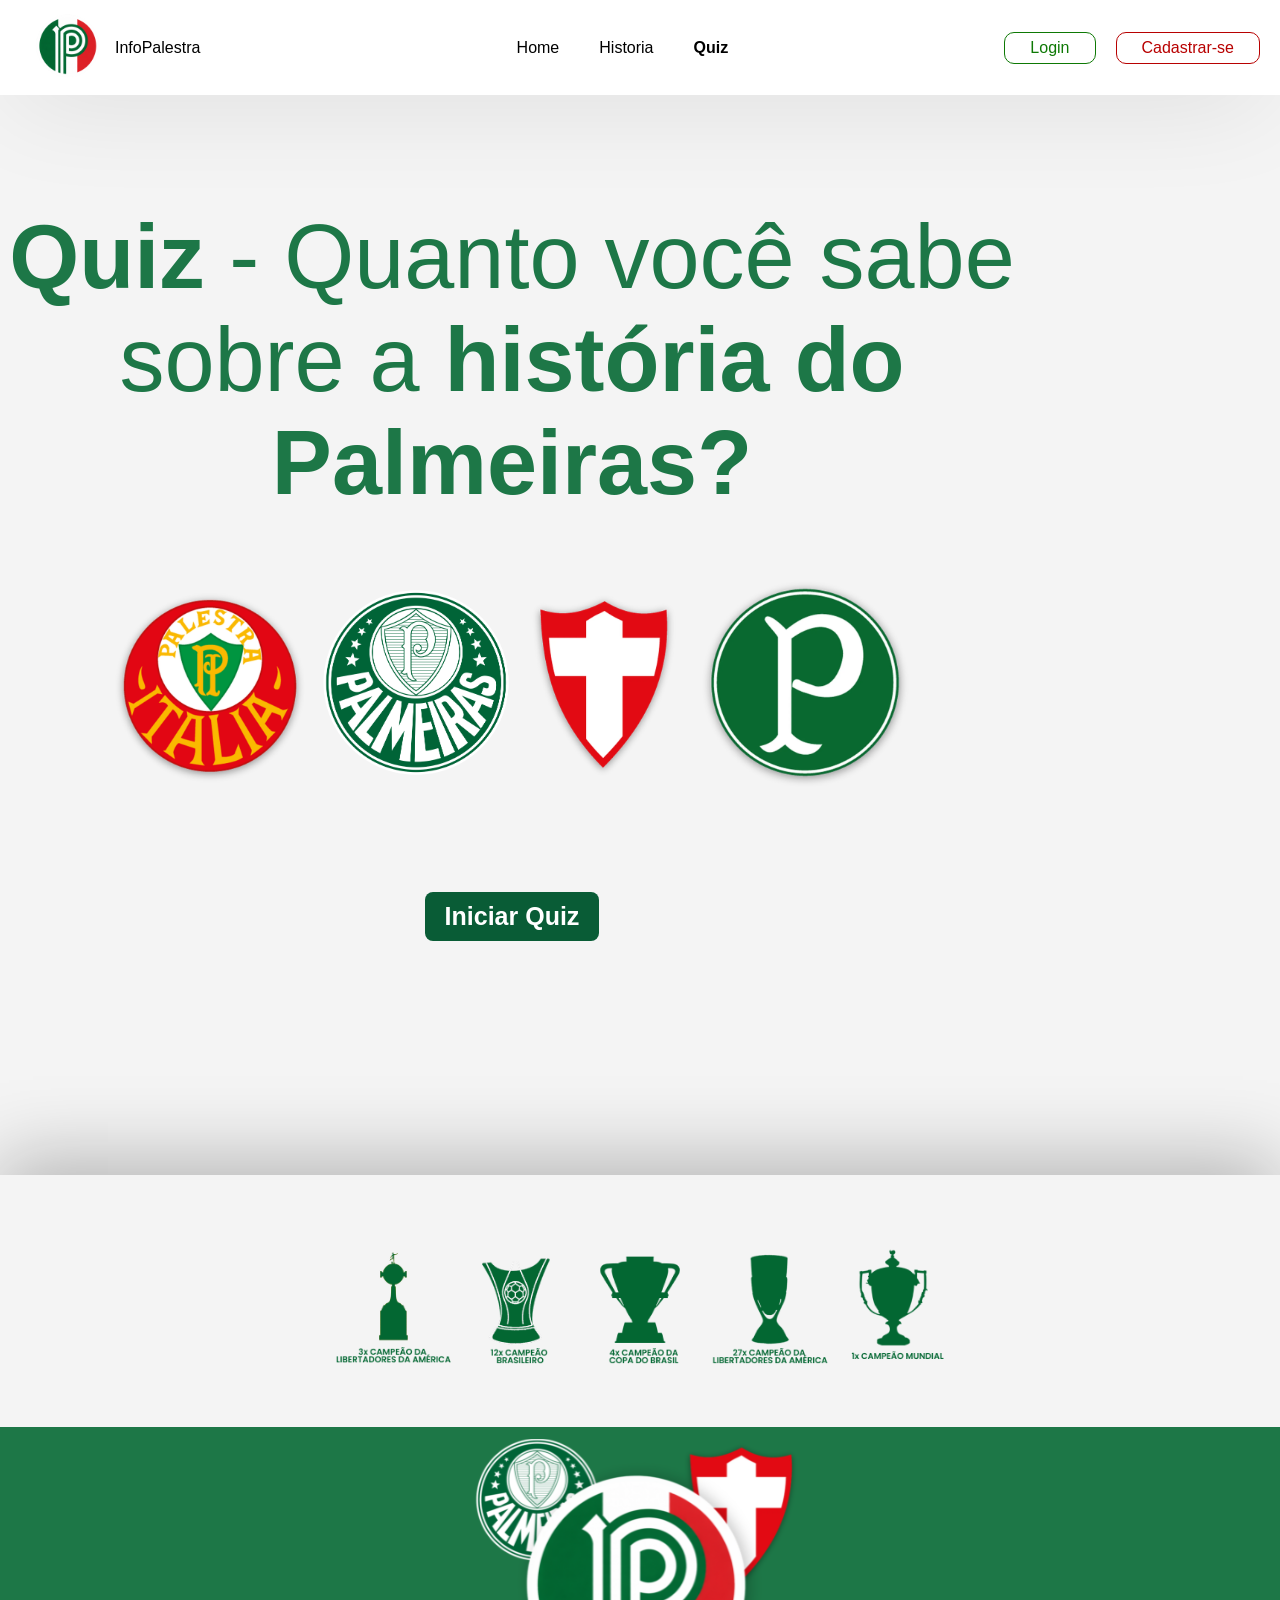
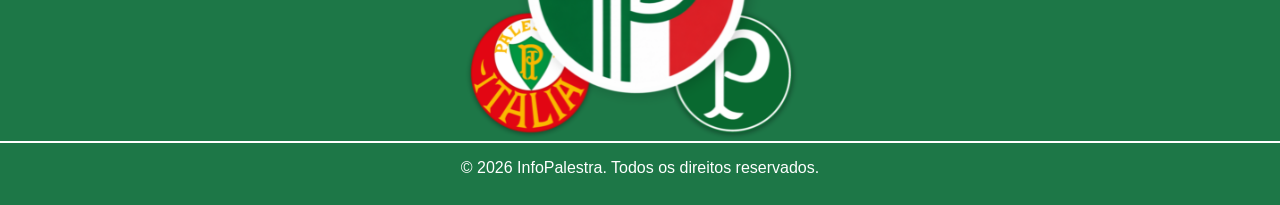
<file: public/quiz.html>
<!DOCTYPE html>
<html lang="en">

<head>
    <meta charset="UTF-8">
    <meta name="viewport" content="width=device-width, initial-scale=1.0">
    <title>Quiz | InfoPalestra</title>
    <link rel="icon" href="assets/imgs/fav_icon.png">
    <link rel="stylesheet" href="./css/style.css">
    <script src="./js/sessao.js"></script>
    <script src="./js/user.js"></script>
    <script src="./js/quiz.js"></script>
</head>

<body onload="header_validacao(), onloadEsconder()">
    <header class="header">
        <div class="header_container">

            <div class="container_logo">
                <img src="assets/imgs/image5.svg"><span>InfoPalestra</span>
            </div>

            <nav>
                <ul class="nav_bar">
                    <li id="home"><a href="./index.html">Home</a></li>
                    <li id="historia"><a href="./historia.html">Historia</a></li>
                    <li id="quiz"><a onclick="quiz_validacao()" class="pag_atual">Quiz</a></li>
                </ul>
            </nav>

            <div class="cadastro_e_login" id="login_id">
                <a class="botao_login" href="login.html">Login</a>
                <a class="botao_cadastro" href="cadastro.html">Cadastrar-se</a>
            </div>

            <a onclick="acessarPerfil()" class="usuario" id="user_id">

                <img src="assets/imgs/user.svg" alt="">
                <span id="b_usuario">Usuario</span>

            </a>

        </div>
    </header>
    <main>
        <div class="main-quiz">
            <div class="titulo_quiz">
                <h1><span class="bold_text">Quiz </span>- Quanto você sabe sobre a <span class="bold_text">história do
                        Palmeiras?</span></h1>

                <img src="assets/imgs/image.png">
            </div>
            <div class="div_quiz">
                <button class="botao_quiz_of" id="btnIniciarQuiz" onclick="iniciarQuiz()"><b>Iniciar Quiz</b></button>

                <div id="pontuacaoEJogo">
                    

                    <div id="pontuacao" class="flex-colunar resultado_pergunta">
                        <div id="pontuacaoDuranteJogo" class="flex">
                            <span class="
                            ">Quantidade de acertos: <span id="spanCertas"></span></span>
                            <span class="
                            ">Quantidade de erros: <span id="spanErradas"></span></span>
                        </div>
                        <div id="pontuacaoFinalJogo" class="flex-colunar">
                            <span id="pontuacaoFinal" class="
                            ">Pontuação Final:
                                <span id="spanPontuacaoFinal">***</span>
                            </span>
                            <span id="msgFinal" class="
                            ">***</span>
                        </div>
                    </div>

                    <div id="jogo" class="perguntas
                    flex-colunar
                    ">

                        <div id="infoQuestao" class="padding-8">
                            <span>Questão atual: <span id="spanNumeroDaQuestaoAtual"></span> de <span
                                    id="qtdQuestoes"></span>
                                questões.</span>
                        </div>

                        <div id="perguntaDaQuestaoAtual" class="padding-8">
                            <span id="spanQuestaoExibida" class="text-bold"></span>
                        </div>

                        <div id="infoAlternativas" class="padding-8">
                            <span><em>Escolha uma opção dentre as abaixo:</em></span>
                        </div>

                        <div id="opcoes" class="flex-colunar padding-8">
                            <span>
                                <input type="radio" id="primeiraOpcao" name="option" class="radio"
                                    value="alternativaA" />
                                <label for="primeiraOpcao" class="option" id="labelOpcaoUm"></label>
                            </span>
                            <span>
                                <input type="radio" id="segundaOpcao" name="option" class="radio"
                                    value="alternativaB" />
                                <label for="segundaOpcao" class="option" id="labelOpcaoDois"></label>
                            </span>
                            <span>
                                <input type="radio" id="terceiraOpcao" name="option" class="radio"
                                    value="alternativaC" />
                                <label for="terceiraOpcao" class="option" id="labelOpcaoTres"></label>
                            </span>
                            <span>
                                <input type="radio" id="quartaOpcao" name="option" class="radio" value="alternativaD" />
                                <label for="quartaOpcao" class="option" id="labelOpcaoQuatro"></label>
                            </span>
                        </div>

                        <div id="botoes" class="flex-colunar botoes_quiz">
                            <button class="botao_quiz" onclick="submeter()" id="btnSubmeter">Submeter resposta</button>
                            <button class="botao_quiz" onclick="avancar()" id="btnProx" disabled>Avançar para próxima questão</button>
                            <!-- <button onclick="finalizar()" id="btnConcluir" disabled>Finalizar Quiz</button> -->
                            <button class="botao_quiz" onclick="tentarNovamente()" id="btnTentarNovamente" disabled>Tentar
                                novamente</button>
                        </div>

                    </div>
                </div>
            </div>

        </div>



    </main>

    <footer>
        <div class="titulos_footer">
            <img src="assets/imgs/footer_titulos.png" alt="InfoPalestra">
        </div>
        <div class="footer_footer">
            <img class="logo_footer" src="assets/imgs/logo_footer.svg" alt="InfoPalestra">

            <div class="hr"></div>

            <p> &copy; 2026 InfoPalestra. Todos os direitos reservados.</p>
        </div>
    </footer>
</body>
<script>
    
</script>
</html>
</file>
<file: style.css>
body {
    margin: 0;
    background-color: #F4F4F4;
    font-family: 'Poppins', sans-serif;
    padding: 0;
    box-sizing: border-box;
    overflow-x: hidden;
}

header {
    width: 100vw;
    background-color: white;
    display: flex;
    flex-direction: row;
    justify-content: space-between;
    align-items: center;
    box-shadow: -1px 10px 108px -16px rgba(0, 0, 0, 0.131);
    position: sticky;
    top: 0;
    z-index: 1000;
}

.header {
    padding-bottom: 1%;
    padding-right: 1%;
    margin-right: 2%;
}

.container_logo {
    margin-left: 20px;
    display: flex;
    flex-direction: row;

    align-items: center;
}

.nav_bar {
    list-style-type: none;
    display: flex;
    flex-direction: row;
    justify-content: space-between;
    gap: 40px;
    text-decoration: none;
    color: inherit;
}

a {
    text-decoration: none;
    color: inherit;
}

#home {
    font-weight: 700;
}

.cadastro_e_login {
    margin-right: 40px;
}

.botao_login {
    font-family: 'Poppins', sans-serif;
    color: #0E7905;
    background-color: #ffffff00;
    border: 1px #0E7905 solid;
    border-radius: 10px;
    width: 110px;
    height: 37px;
}

.botao_login:hover {
    cursor: pointer;
    color: white;
    background-color: #0E7905;
    border: 1px white solid;
    transform: scale(1.06);
    transition: 0.28s;
}

.botao_cadastro {
    color: #B82A2A;
    font-family: 'Poppins', sans-serif;
    border: 1px #B82A2A solid;
    background-color: #ffffff00;
    border-radius: 10px;
    width: 130px;
    height: 37px;
}

.botao_cadastro:hover {
    cursor: pointer;
    color: white;
    background-color: #B82A2A;
    border: 1px white solid;
    transform: scale(1.06);
    transition: 0.28s;
}

.banner {
    background-image: url(./img/banner.svg);
    background-size: cover;
    background-position: center;
    background-repeat: no-repeat;
    height: 90dvh;
    display: flex;
    align-items: center;
    justify-content: center;
    flex-direction: column;
}

.container_banner {
    color: white;
    display: flex;
    align-items: center;
    max-width: 40%;

}

.logo_banner {
    max-height: max-content;
}

.conteudo_banner {
    margin-left: 30px;
    max-width: 70%;
}

.container_banner div h1 {
    font-size: 45px;
    font-style: italic;
    font-weight: bold;
}

.container_banner div p {
    color: #f4f4f4ae;
    font-size: 15px;
    font-weight: lighter;
}

.container_banner div h1 span {
    color: #ef1b1b;
}

.oque_info {
    height: 100dvh;
    background-color: #F4F4F4;
    display: flex;
    flex-direction: column;
    justify-content: center;
    align-items: center;
    margin-left: 5%;
    margin-right: 5%;
}

.conteudo_oqinfo{
    display: flex;
    flex-direction: row;
    height: 70%;
    gap: 70px;
    
}
.conteudo_oque{
    width: 50%;
    height: 100%;
    text-align: end;
}
.conteudo_oque h1{
font-size: 10vh;
color: #1D7747;
font-weight: 400;
}
.conteudo_oque p{
font-size: 4vh ;
color: #000000;

}
.bold_text{
    font-weight: 800;}
.imagem{
    border-left: 3px #1D7747 solid;
    width: 50%;
}
.img_palmeiras{
border-radius: 20px;
height: 100%;
display: flex;
align-self: end;
justify-self: end;
}
.o_porque_do_amor{
    height: 100dvh;
    background-color: #1D7747;
    display: flex;
    align-items: center;
    flex-direction: column;
}

.titulo_porque{
    margin: 30px;
    background-color: white;
    width: 50%;
    height: 20%;
    
    font-size: 3vh;
    display: flex;
    flex-direction: column;
    justify-content: center;
    text-align: center;
    color: #1D7747;
}
.titulo_porque h1{
    font-weight: 400;
}
footer{
    height: 70dvh;
    background-color: #1D7747;
    box-shadow: -2px -15px 73px 1px rgba(0,0,0,0.26);
}

.titulos_footer{
    height: 40%;
    background-color: #F4F4F4;
    display: flex;
    flex-direction: column;
    align-items: center;
    justify-content: center;
}
.titulos_footer img{
    height: 40%;
}
.footer_footer{
    height: 60%;  
    display: flex;
    flex-direction: column;
    align-items: center;
    justify-content: center;
    
}

.logo_footer{
    height: 80%;
}

.hr {
    width: 100%;
    border: 0;
    border-top: 2px solid rgb(255, 255, 255); 
    background-color: transparent; 
}
.footer_footer{
    font-family: 'Poppins', sans-serif;
    color: white;
    font-weight: 500;
}

.conteudo_oporque{
    display: flex;
    flex-direction: row;
    justify-content: center;
}

.bold_p{
    font-weight: 600;
}
</file>
<file: public/css/logincadastro.css>
body {
  margin: 0;
  padding: 0;
  font-family: 'Poppins',Arial, sans-serif;
}

main {
  display: flex;
  flex-direction: row;
  width: 100%;
  height: 100vh;
}

.login {
  background-color: white;
  width: 50vw;
  height: 90dvh;
  display: flex;
  flex-direction: column;
  padding: 30px;
}

.login a {
  text-decoration: none;
  color: #555;
  font-size: 1rem;
  width: fit-content;
}

.login_bloco {
  display: flex;
  flex-direction: column;
  justify-content: center;
  align-items: center;
  flex: 1;
}

form {
  display: flex;
  flex-direction: column;
  width: 100%;
  max-width: 320px;
}

form h1 {
  text-align: center;
  margin-bottom: 24px;
  font-size: 1.4rem;
  color: #222;
}

form label {
  font-size: 0.8rem;
  color: #333;
  margin-bottom: 4px;
}

form input {
  height: 34px;
  border: 1px solid #ccc;
  border-radius: 4px;
  padding: 0 8px;
  font-size: 0.85rem;
  margin-bottom: 14px;
}

form input:focus {
  outline: none;
  border-color: #1a6b3c;
}

form button {
  height: 36px;
  background: #1a6b3c;
  color: white;
  border: none;
  border-radius: 4px;
  font-size: 0.8rem;
  font-weight: bold;
  letter-spacing: 1px;
  text-transform: uppercase;
  cursor: pointer;
  margin-top: 6px;
}

form button:hover {
  background: #145530;
}

.imagem {
  background-color: #1a6b3c;
  width: 50dvw;
  height: 100vh;
  display: flex;
  justify-content: center;
  align-items: center;
}

.imagem img {
  width: 70%;
}
.retorno {
  display: flex;
  align-items: center;
  justify-content: center;
  width: 30px;
  min-width: 30px;
  height: 30px;
  border-radius: 50%;
  border: 1.5px solid #ccc;
  text-decoration: none;
  color: #000000;
  font-size: 0.9rem;
}

.retorno:hover {
  background: #1a6b3c;
  color: #ffffff;
}

.loading-div {
  width: 50px;
  display: none;
}

.loading-div img {
  height: 50px;
  width: 50px;
}


.loading-div {
  width: 50px;
  margin: auto;
  display: none;
}

.loading-div img {
  height: 50px;
  width: 50px;
}

#div_erros_login {
  display: none
}

#div_erros_login{
  color: firebrick;
}
</file>
<file: public/css/style.css>
* {
  box-sizing: border-box;
}

body {
    margin: 0;
    background-color: #F4F4F4;
    font-family: 'Poppins', sans-serif;
    padding: 0;
    box-sizing: border-box;
    overflow-x: hidden;
}

header.header {
    width: 100%;
    background-color: white;
    display: flex;
    flex-direction: row;
    justify-content: center;
    align-items: center;
    box-shadow: -1px 10px 108px -16px rgba(0, 0, 0, 0.131);
    position: sticky;
    top: 0;
    z-index: 1000;
}

.header_container {
    display: flex;
    flex-direction: row;
    justify-content: space-between;
    align-items: center;
    width: 100%;
    padding: 0 20px;
}

.container_logo {
    /* margin-left: 20px; */
    display: flex;
    flex-direction: row;

    align-items: center;
}

.nav_bar {
    width: 100%;
    list-style-type: none;
    display: flex;
    flex-direction: row;
    justify-content: space-between;
    gap: 40px;
    text-decoration: none;
    color: inherit;
    
}

a {
    text-decoration: none;
    color: inherit;
}

.nav_bar a:hover {
     cursor: pointer;
}

.pag_atual {
    font-weight: 700;
}

.cadastro_e_login {
    /* margin-right: 40px; */
    display: flex;
    flex-direction: row;
    gap: 20px;
}

.botao_login {
    display: flex;
    justify-content: center;
    align-items: center;
    font-family: 'Poppins', sans-serif;
    color: #0E7905;
    background-color: #ffffff00;
    border: 1px #0E7905 solid;
    border-radius: 10px;
    padding: 6px 25px;
    /* padding-inline: 25px;
    padding-block: 6px; */
    position: relative;
    transition: transform 0.3s;
}

.botao_login:hover {
    cursor: pointer;
    transition: 0.28s;
    transform: translateY(-2px);
}

.botao_cadastro {
    display: flex;
    justify-content: center;
    align-items: center;
    font-family: 'Poppins', sans-serif;
    color: #b80101;
    background-color: #ffffff00;
    border: 1px #b80101 solid;
    border-radius: 10px;
    padding-inline: 25px;
    padding-block: 6px;
    position: relative;
    transition: transform 0.2s;
    
}

.botao_cadastro:hover {
    cursor: pointer;
    transform: scale(1.09);
    transform: translateY(-3px);
}

.usuario {
    display: flex;
    flex-direction: column;
    align-items: center;
    justify-content: center;
    gap: 3px;
    position: relative;
    transition: transform 0.3s;
}

.usuario:hover {
    cursor: pointer;
    transform: translateY(-3px);
}

.banner {
    background-image: url(../assets/imgs/banner.svg);
    background-size: cover;
    background-position: center;
    background-repeat: no-repeat;
    height: 90dvh;
    display: flex;
    align-items: center;
    justify-content: center;
    flex-direction: column;
}

.container_banner {
    color: white;
    display: flex;
    align-items: center;
    max-width: 40%;

}

.logo_banner {
    max-height: max-content;
}

.conteudo_banner {
    margin-left: 30px;
    max-width: 70%;
}

.container_banner div h1 {
    font-size: 45px;
    font-style: italic;
    font-weight: bold;
}

.container_banner div p {
    color: #f4f4f4ae;
    font-size: 15px;
    font-weight: lighter;
}

.container_banner div h1 span {
    color: #ef1b1b;
}

.oque_info {
    height: 100dvh;
    background-color: #F4F4F4;
    display: flex;
    flex-direction: column;
    justify-content: center;
    align-items: center;
    margin-left: 5%;
    margin-right: 5%;
    overflow-y: auto;
    scrollbar-width: none;
}

.conteudo_oqinfo {
    display: flex;
    flex-direction: row;
    height: 70%;
    gap: 70px;

}

.conteudo_oque {
    width: 50%;
    height: 100%;
    text-align: end;
}

.conteudo_oque h1 {

    font-size: 10vh;
    color: #1D7747;
    font-weight: 400;
    line-height: 0.7;
}

.conteudo_oque p {
    font-size: 4vh;
    color: #000000;

}

.bold_text {
    font-weight: 700;
}

.bold_text2 {
    font-weight: 800;
    color: #ff0000;
}

.imagem {
    border-left: 3px #1D7747 solid;
    width: 50%;
}

.img_palmeiras {
    border-radius: 20px;
    height: 100%;
    display: flex;
    align-self: end;
    justify-self: end;
}

.o_porque_do_amor {
    height: 100dvh;
    background-color: #1D7747;
    display: flex;
    align-items: center;
    flex-direction: column;
}

.titulo_porque {
    margin: 30px;
    background-color: white;
    width: 50%;
    height: 20%;

    font-size: 3vh;
    display: flex;
    flex-direction: column;
    justify-content: center;
    text-align: center;
    color: #1D7747;
}

.titulo_porque h1 {
    font-weight: 400;
}

footer {
    height: 70dvh;
    background-color: #1D7747;
    box-shadow: -2px -15px 73px 1px rgba(0, 0, 0, 0.26);
}

.titulos_footer {
    height: 40%;
    background-color: #F4F4F4;
    display: flex;
    flex-direction: column;
    align-items: center;
    justify-content: center;
}

.titulos_footer img {
    height: 50%;
}

.footer_footer {
    height: 60%;
    display: flex;
    flex-direction: column;
    align-items: center;
    justify-content: center;

}

.logo_footer {
    height: 80%;
}

.hr {
    width: 100%;
    border: 0;
    border-top: 2px solid rgb(255, 255, 255);
    background-color: transparent;
}

.footer_footer {
    font-family: 'Poppins', sans-serif;
    color: white;
    font-weight: 500;
}

.conteudo_oporque {
    display: flex;
    flex-direction: row;
    justify-content: center;
    width: 80%;
    gap: 100px;
}

.bold_p {
    font-weight: 600;
}

.container_conteudo_porque h1 {
    font-size: 60px;
    line-height: 0.8;
    color: white;
    font-weight: lighter;
    width: 76%;
}

.container_conteudo_porque p {
    font-size: 30px;
    line-height: 1;
    color: white;
}

.container_conteudo_porque {
    width: 70%;
}


.timeline-container {
    position: relative;
    max-width: 1300px;
    margin: 50px auto;
    padding: 40px 0;
}


.linha-central {
    position: absolute;
    left: 50%;
    top: 0;
    bottom: 0;
    width: 4px;
    background-color: #2e8b57;
    transform: translateX(-50%);
    z-index: 1;
}


.timelineImagens {
    display: flex;
    justify-content: space-between;
    align-items: center;
    margin-bottom: 80px;
    position: relative;
    z-index: 3;
}


.conteudoesquerda,
.conteudodireita {
    width: 45%;
}


.textodireita {
    text-align: right;
}


.textoano h2 {
    font-family: 'Poppins', sans-serif;
    color: #d32f2f;
    font-size: 45px;
    margin-bottom: 5px;
    font-weight: 700;
}

.textoano h3 {
    color: #2e8b57;
    font-size: 30px;
    margin-bottom: 10px;
    font-weight: 300;
}

.textoano p {
    color: #333;
    line-height: 1.5;
}

.timelineImagens img {
    width: 100%;
    max-width: 400px;
    display: block;
    border-radius: 4px;
    margin: 0 auto;
}

.titulo_historia {
    display: flex;
    flex-direction: row;
    align-items: center;
    justify-content: center;
    margin: 70px;
}

.titulo_historia h1 {
    font-family: 'Poppins', sans-serif;
    color: #1D7747;
    font-size: 80px;
}

.titulo_historia img {
    width: 100px;
}

/* QUIZ */
.main-quiz{
    display: flex;
    flex-direction: column;
    align-items: center;
    width: 80%;
    justify-self: center;
    height: 120dvh;
}
.titulo_quiz{
    display: flex;
    flex-direction: column;
    align-items: center;
    margin: 5% 0 10%;
}
.titulo_quiz img {
    width: 800px;
}

.div_quiz{
    display: flex;
    align-items: center;
    flex-direction: column;
}
#pontuacaoEJogo{
    flex-direction: column;
    gap: 30px;
    padding: 50px;
    border: 2px #095c36 solid;
    border-radius: 20px;
}

.titulo_quiz h1 {
    font-size: 90px;
    color: #1D7747;
    font-family: 'Poppins', sans-serif;
    font-weight: 300;
    text-align: center;
}
.botao_quiz_of{
    font-family: 'Poppins',sans-serif;
    padding: 10px 20px;
    color: white;
    background-color: #095c36;
    border: none;
    border-radius: 8px;
    font-size: 25px;
    position: relative;
    transition: transform 0.3s;
}
.botao_quiz_of:hover{
 cursor: pointer;
    transform: translateY(-3px);
}

.botao_quiz{
    font-family: 'Poppins',sans-serif;
    padding: 10px 20px;
    color: white;
    background-color: #095c36;
    border: none;
    border-radius: 8px;
    position: relative;
    transition: transform 0.3s;
}

.botao_quiz:hover{
    cursor: pointer;
    transform: translateY(-3px);
}
.botao_quiz:disabled {
    background-color: #cccccc;
    color: #666666;
    cursor: not-allowed;
    pointer-events: none; /* Impede cliques e foco */
}

.botoes_quiz{
    gap: 10px;
}

#opcoes{
    margin-bottom: 30px;
}
:root {
    --primary-brand-color: #0c7027;
    --secondary-brand-color: #0c7027;
    --success: #198754;
    --success-dark: #095c36;
    --success-light: #9dd3ba;
    --warning: #ffc107;
    --warning-dark: #705400;
    --warning-light: #fdebb3;
    --danger: #dc3545;
    --danger-dark: #990c19;
    --danger-light: #f0c1c6;
    --new-gray: #CCCCCC;
    --new-black: #212427;
    --new-white: #E8E8E8;
}

.flex-colunar {
    display: flex;
    flex-direction: column;
}



.text-success-with-bg {
    color: var(--success-dark);
    background-color: var(--success-light);
}

.text-warning-with-bg {
    color: var(--warning-dark);
    background-color: var(--warning-light);
}

.text-danger-with-bg {
    color: var(--danger-dark);
    background-color: var(--danger-light);
}

.text-new-gray {
    color: var(--new-gray);
}
/* .main-quiz {
    height: 150dvh;
    display: flex;
    justify-content: center;
    flex-direction: column;
}

.titulo_quiz {
    width: 70%;
    height: min-content;
    display: flex;
    flex-direction: column;
    align-items: center;
    margin: 90px;
}

.titulo_quiz h1 {
    font-size: 90px;
    color: #1D7747;
    font-family: 'Poppins', sans-serif;
    font-weight: 300;
    text-align: center;
}

.titulo_quiz img {
    width: 800px;
} */

/* Dashboard Header */

.header_dash {
    color: white;
    background-color: #1D7747;
    display: flex;
    flex-direction: column;
    align-items: center;
    width: min-content;
    padding: 30px;
    height: 100dvh
}

.header_dash hr {
    width: 100%;
    border: none;
    border-top: 1px solid rgb(255, 255, 255);
    margin-bottom: 40px;
}

.dash_profile {
    display: flex;
    flex-direction: row;
    justify-content: center;
    align-items: center;

}

.dash_profile img {
    width: 70px;
}

.dash_profile_items {
    display: flex;
    flex-direction: column;
    justify-content: center;
}

.dash_profile_items h3,
.dash_profile_items p {
    margin: 0;
}

.items_header {
    display: flex;
    flex-direction: column;
    align-items: center;
    gap: 30px;
}

.item_header a {
    display: flex;
    flex-direction: row;
    align-items: center;
    gap: 4px;
    position: relative;
    transition: transform 0.3s;
}

.item_header a:hover {
    cursor: pointer;
    transform: translateY(-3px);
}

/* Dashboard Graficos */

 .body_dash{
display: flex;
flex-direction: row;
}
.div_dash{
    background-color: #f0f0f0;
    width: 100%;
    display: flex;
    flex-direction: column;
    justify-content: center;
}

.indicadores{

    width: 100%;
    height: 250px;
    display: flex;
    padding: 20px 200px;
    gap: 40px;
}

.indicador{
    background-color: #1D7747;
    flex: 1;
    border-radius: 20px;
}


.graficos{
    width: 100%;
    height: 600px;
    display: flex;
    padding: 20px 200px;
    gap: 40px;
}

.grafico{
    background-color: #ffffff;
    flex: 1;
    border-radius: 20px;
    
}
.melhor_tempo{
    display: flex;
    flex-direction: row;
    align-items: center;
    padding-left: 80px;
    gap: 30px;
}

.melhor_tempo h3{
    color: white;
    font-size: 30px;
}
.melhor_tempo p{
    color: white;
    font-size: 30px;
    text-align: center;
}

.leader{
    margin: 0;
    padding: 0;
    background-color: #ffffff;
    display: flex;
    flex-direction: column;
    height: 100%;
}
.titulo_leader{
    display: flex;
    justify-content: center;
    align-items: center;
    color: white;
    background-color: #095c36;
    border-radius: 20px 20px 0 0;
    padding: 20px;
}
.titulo_leader h2{
    margin: 0;
    font-weight: 600;
    letter-spacing: 2px;
}

.ranking_leader{
    display: flex;
    flex-direction: column;
    flex: 1;
    justify-content: space-between;
    font-size: 20px;
    padding: 30px;
    
}
.ranking_leader p{
    padding: 0;
    margin: 0;
}
.podio{
    font-size: 25px;

}

.titulo_leader2{
    display: flex;
    justify-content: center;
    align-items: center;
    color: white;
    background-color: #095c36;
    border-radius: 20px 20px 0 0;
    padding: 20px;
}

.titulo_leader2 h2{
    padding: 0;
    margin: 0;
    font-weight: 200;
}

.canva{
    height: 88%;
    display: flex;
    align-items: center;
    justify-content: center;
    padding: 40px;
}
</file>
